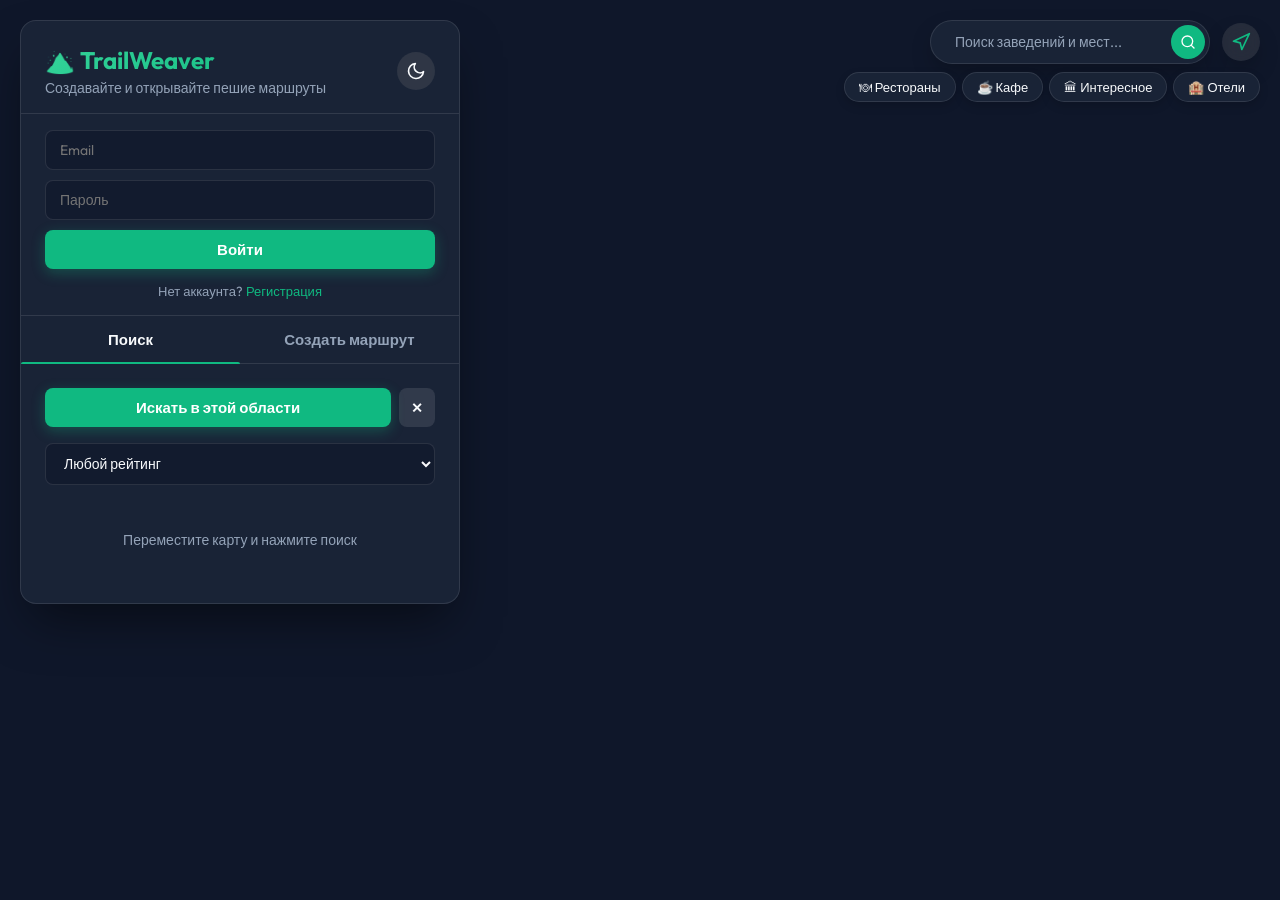
<file: static/index.html>
<!DOCTYPE html>
<html lang="ru">
<head>
  <meta charset="UTF-8">
  <meta name="viewport" content="width=device-width, initial-scale=1.0">
  <title>TrailWeaver</title>
  
  <!-- Yandex Maps JS API -->
  <script src="https://api-maps.yandex.ru/2.1/?lang=ru_RU&apikey=ca0b5c17-1fdd-4e63-8ccf-70dd962da097" type="text/javascript"></script>
  
  <!-- Google Fonts -->
  <link rel="preconnect" href="https://fonts.googleapis.com">
  <link rel="preconnect" href="https://fonts.gstatic.com" crossorigin>
  <link href="https://fonts.googleapis.com/css2?family=Outfit:wght@300;400;500;600;700&display=swap" rel="stylesheet">
  
  <!-- Custom CSS -->
  <link rel="stylesheet" href="/static/style.css?v=4">
</head>
<body>
  
  <div id="app-container">
    <!-- Map Container -->
    <div id="map"></div>
    
    <!-- Floating Map Controls -->
    <div class="map-floating-controls">
      <div style="display: flex; flex-direction: column; gap: 8px; align-items: flex-end;">
        <div style="display: flex; gap: 12px; align-items: center;">
          <div class="map-search-form" id="map-search-form">
            <input type="text" id="map-search-input" placeholder="Поиск заведений и мест..." autocomplete="off">
            <button type="button" id="btn-map-search" class="icon-btn" title="Искать">
              <svg xmlns="http://www.w3.org/2000/svg" viewBox="0 0 24 24" fill="none" stroke="currentColor" stroke-width="2" stroke-linecap="round" stroke-linejoin="round"><circle cx="11" cy="11" r="8"></circle><line x1="21" y1="21" x2="16.65" y2="16.65"></line></svg>
            </button>
          </div>
          <button id="btn-geolocation" class="icon-btn geo-btn" title="Мое местоположение">
            <svg xmlns="http://www.w3.org/2000/svg" viewBox="0 0 24 24" fill="none" stroke="currentColor" stroke-width="2" stroke-linecap="round" stroke-linejoin="round"><polygon points="3 11 22 2 13 21 11 13 3 11"></polygon></svg>
          </button>
        </div>
        <div class="quick-search-chips" style="display: flex; gap: 6px; flex-wrap: wrap; justify-content: flex-end;">
          <button class="pill-btn quick-search-btn" data-query="ресторан">🍽 Рестораны</button>
          <button class="pill-btn quick-search-btn" data-query="кафе">☕ Кафе</button>
          <button class="pill-btn quick-search-btn" data-query="достопримечательность">🏛 Интересное</button>
          <button class="pill-btn quick-search-btn" data-query="отель">🏨 Отели</button>
        </div>
      </div>
    </div>
    
    <!-- Sidebar UI Overlay (Glassmorphism) -->
    <aside id="sidebar" class="glass-panel">
      <header class="app-header" style="display: flex; justify-content: space-between; align-items: center;">
        <div>
          <h1>⛰️ TrailWeaver</h1>
          <p>Создавайте и открывайте пешие маршруты</p>
        </div>
        <button id="theme-toggle" class="icon-btn" title="Переключить тему">
          <svg class="sun-icon" xmlns="http://www.w3.org/2000/svg" viewBox="0 0 24 24" fill="none" stroke="currentColor" stroke-width="2" stroke-linecap="round" stroke-linejoin="round"><circle cx="12" cy="12" r="5"></circle><line x1="12" y1="1" x2="12" y2="3"></line><line x1="12" y1="21" x2="12" y2="23"></line><line x1="4.22" y1="4.22" x2="5.64" y2="5.64"></line><line x1="18.36" y1="18.36" x2="19.78" y2="19.78"></line><line x1="1" y1="12" x2="3" y2="12"></line><line x1="21" y1="12" x2="23" y2="12"></line><line x1="4.22" y1="19.78" x2="5.64" y2="18.36"></line><line x1="18.36" y1="5.64" x2="19.78" y2="4.22"></line></svg>
          <svg class="moon-icon" xmlns="http://www.w3.org/2000/svg" viewBox="0 0 24 24" fill="none" stroke="currentColor" stroke-width="2" stroke-linecap="round" stroke-linejoin="round"><path d="M21 12.79A9 9 0 1 1 11.21 3 7 7 0 0 0 21 12.79z"></path></svg>
        </button>
      </header>

      <!-- Auth Section -->
      <section id="auth-section">
        <div id="logged-out-view">
          <!-- Login Form -->
          <form id="login-form" class="auth-form">
            <input type="email" id="email" placeholder="Email" required autocomplete="email">
            <input type="password" id="password" placeholder="Пароль" required autocomplete="current-password">
            <button type="submit" class="primary-btn">Войти</button>
            <p class="auth-hint">Нет аккаунта? <a href="#" id="show-register">Регистрация</a></p>
          </form>

          <!-- Register Form -->
          <form id="register-form" class="auth-form hidden">
            <input type="text" id="reg-username" placeholder="Имя пользователя" required autocomplete="username">
            <input type="email" id="reg-email" placeholder="Email" required autocomplete="email">
            <input type="password" id="reg-password" placeholder="Пароль" required autocomplete="new-password">
            <input type="number" id="reg-weight" placeholder="Вес (кг), напр. 75" required min="30" max="250" step="0.5">
            <button type="submit" class="primary-btn">Зарегистрироваться</button>
            <p class="auth-hint">Уже есть аккаунт? <a href="#" id="show-login">Войти</a></p>
          </form>
        </div>
        
        <div id="logged-in-view" class="hidden">
          <p>Добро пожаловать, <span id="user-name-display">Турист</span>!</p>
          <button id="logout-btn" class="secondary-btn">Выйти</button>
        </div>
      </section>

      <!-- Navigation Tabs -->
      <nav class="tabs">
        <button class="tab-btn active" data-tab="explore">Поиск</button>
        <button class="tab-btn" data-tab="create">Создать маршрут</button>
      </nav>

      <!-- Tab Content: Explore -->
      <section id="tab-explore" class="tab-content active">
        <div class="search-controls" style="display: flex; gap: 8px; flex-wrap: wrap;">
          <button id="btn-search-area" class="primary-btn" style="flex: 1;">Искать в этой области</button>
          <button id="btn-clear-map" class="secondary-btn" title="Очистить карту" style="padding: 0 12px;">✕</button>
          <select id="rating-filter" style="width: 100%; margin-top: 8px; margin-bottom: 0;">
            <option value="any">Любой рейтинг</option>
            <option value="high">Высокий рейтинг (≥ 4.0)</option>
            <option value="low">Низкий рейтинг (&lt; 4.0)</option>
            <option value="5">5 звёзд</option>
            <option value="4">4 звезды</option>
            <option value="3">3 звезды</option>
            <option value="2">2 звезды</option>
            <option value="1">1 звезда</option>
          </select>
        </div>
        <div id="route-list" class="route-list">
          <!-- Routes will be appended here -->
          <div class="empty-state">Переместите карту и нажмите поиск</div>
        </div>
      </section>

      <!-- Tab Content: Create -->
      <section id="tab-create" class="tab-content hidden">
        <p class="instruction">Кликайте по карте или используйте поиск на карте, чтобы добавить точки маршрута.</p>
        <form id="route-create-form">
          <input type="text" id="route-title" placeholder="Название маршрута" required>
          <textarea id="route-desc" placeholder="Описание" rows="3"></textarea>
          <select id="route-difficulty">
            <option value="EASY">Лёгкий</option>
            <option value="MEDIUM">Средний</option>
            <option value="HARD">Сложный</option>
          </select>
          <div class="waypoints-info">
            <span id="wp-count">0</span> точек добавлено
            <button type="button" id="btn-clear-wp" class="text-btn">Очистить</button>
          </div>
          <button type="submit" class="primary-btn" id="btn-save-route" disabled>Сохранить маршрут</button>
        </form>
      </section>

      <!-- Route Details View (Overlays list) -->
      <section id="route-details" class="hidden glass-panel-inner">
        <button id="btn-back" class="text-btn">← Назад</button>
        <h2 id="detail-title">Название маршрута</h2>
        <div id="detail-rating" style="margin-bottom: 8px; display: flex; align-items: center; gap: 4px; font-size: 14px; color: var(--text-secondary);"></div>
        <div class="tags">
          <span class="tag diff" id="detail-diff">EASY</span>
          <span class="tag"><span id="detail-dist">0</span> км</span>
          <span class="tag">↑ <span id="detail-elev">0</span> м</span>
        </div>
        <p id="detail-desc" class="desc-text">Описание отсутствует</p>

        <!-- Weather -->
        <div class="weather-widget" id="weather-container">
          Загрузка погоды...
        </div>

        <!-- Energy Calc -->
        <div class="energy-widget">
          <h4>Расход энергии</h4>
          <form id="energy-form">
            <input type="number" id="backpack-weight" placeholder="Вес рюкзака (кг)" value="5" min="0" step="0.5">
            <button type="submit" class="small-btn">Рассчитать</button>
          </form>
          <div id="energy-result" class="hidden result-calc">
            <span id="calc-kcal">--</span> ккал за <span id="calc-hours">--</span> ч
          </div>
        </div>

        <!-- Action Buttons -->
        <div class="action-row">
          <button id="btn-download-gpx" class="primary-btn outline">📥 Скачать GPX</button>
        </div>
        
        <!-- Reviews -->
        <div class="reviews-section">
          <h4>Отзывы</h4>
          <div id="reviews-list"></div>
          <form id="review-form">
             <div class="star-rating-input" id="star-rating-container">
               <!-- Stars rendered via JS -->
             </div>
             <input type="hidden" id="review-rating" value="0" required>
             <div class="review-form-actions">
               <input type="text" id="review-comment" placeholder="Отличный маршрут!" required>
               <button type="submit" class="primary-btn" style="width: auto;">Отправить</button>
             </div>
          </form>
        </div>
        
      </section>
      
    </aside>
  </div>

  <!-- App JS -->
  <script src="/static/app.js?v=8"></script>
</body>
</html>
</file>
<file: static/style.css>
/* 
  TrailWeaver - Beautiful Modern UI
  Variables & Reset
*/
:root {
  --bg-color: #0f172a; /* Slate 900 */
  --text-primary: #f8fafc;
  --text-secondary: #94a3b8;
  --accent-color: #10b981; /* Emerald 500 */
  --accent-hover: #059669;
  --danger-color: #ef4444;
  --surface-color: rgba(30, 41, 59, 0.75); /* Glassmorphism Base */
  --surface-border: rgba(255, 255, 255, 0.1);
  --input-bg: rgba(15, 23, 42, 0.6);
  --border-radius: 16px;
  --transition-speed: 0.3s;
  
  --font-family: 'Outfit', sans-serif;
}

/* Light Theme Variables */
body.light-theme {
  --bg-color: #f1f5f9; /* Slate 100 */
  --text-primary: #0f172a; /* Slate 900 */
  --text-secondary: #475569; /* Slate 600 */
  --surface-color: rgba(255, 255, 255, 0.85);
  --surface-border: rgba(0, 0, 0, 0.1);
  --input-bg: rgba(255, 255, 255, 0.9);
}

* {
  box-sizing: border-box;
  margin: 0;
  padding: 0;
}

body {
  font-family: var(--font-family);
  background-color: var(--bg-color);
  color: var(--text-primary);
  overflow: hidden; /* App is full screen */
  height: 100vh;
  width: 100vw;
}

.hidden {
  display: none !important;
}

/* ── Layout ───────────────────────────── */
#app-container {
  display: flex;
  height: 100vh;
  width: 100vw;
  position: relative;
}

#map {
  flex-grow: 1;
  height: 100%;
  z-index: 1; /* Under sidebar */
}

/* ── Floating Map Controls ────────────── */
.map-floating-controls {
  position: absolute;
  top: 20px;
  right: 20px;
  z-index: 1000;
  display: flex;
  gap: 12px;
  align-items: center;
  animation: fadeIn 0.5s ease-out;
}

.map-search-form {
  display: flex;
  align-items: center;
  background: var(--surface-color);
  backdrop-filter: blur(16px);
  -webkit-backdrop-filter: blur(16px);
  border: 1px solid var(--surface-border);
  border-radius: 24px;
  padding: 4px 4px 4px 16px;
  box-shadow: 0 10px 25px -5px rgba(0, 0, 0, 0.3);
  transition: box-shadow var(--transition-speed), border-color var(--transition-speed);
  min-width: 280px;
}

.map-search-form:focus-within {
  box-shadow: 0 10px 25px -5px rgba(16, 185, 129, 0.35);
  border-color: var(--accent-color);
}

.map-search-form input {
  background: transparent;
  border: none;
  color: var(--text-primary);
  font-size: 14px;
  font-family: var(--font-family);
  outline: none;
  flex-grow: 1;
  padding: 6px 8px;
  margin-bottom: 0;
}

.map-search-form input::placeholder {
  color: var(--text-secondary);
}

.map-search-form .icon-btn {
  width: 34px;
  height: 34px;
  background: var(--accent-color);
  flex-shrink: 0;
}

.map-search-form .icon-btn:hover {
  background: var(--accent-hover);
}

.map-search-form .icon-btn svg {
  color: #fff;
  width: 16px;
  height: 16px;
}

.search-form {
  display: flex;
  background: var(--surface-color);
  backdrop-filter: blur(16px);
  -webkit-backdrop-filter: blur(16px);
  border: 1px solid var(--surface-border);
  border-radius: 20px;
  padding: 4px;
  box-shadow: 0 10px 25px -5px rgba(0, 0, 0, 0.3);
  transition: box-shadow var(--transition-speed);
}
.search-form:focus-within {
  box-shadow: 0 10px 25px -5px rgba(16, 185, 129, 0.4);
}

.search-form input {
  background: transparent;
  border: none;
  margin-bottom: 0;
  width: 250px;
  padding: 8px 16px;
  outline: none;
}
.search-form input:focus {
  border: none;
}

.search-form .search-btn {
  background: var(--accent-color);
  color: #fff;
  transition: transform 0.2s;
}
.search-form .search-btn:hover {
  transform: scale(1.05);
}
.search-form .search-btn svg {
  width: 16px; height: 16px;
}

.geo-btn {
  background: var(--surface-color);
  backdrop-filter: blur(16px);
  border: 1px solid var(--surface-border);
  box-shadow: 0 10px 25px -5px rgba(0, 0, 0, 0.3);
}
.geo-btn:hover {
  background: rgba(255, 255, 255, 0.2);
}
.geo-btn svg {
  color: var(--accent-color);
  width: 20px;
  height: 20px;
}

/* ── Glassmorphism Sidebar ────────────── */
#sidebar {
  position: absolute;
  top: 20px;
  left: 20px;
  width: 440px;
  max-height: calc(100vh - 40px);
  z-index: 1000;
  
  background: var(--surface-color);
  backdrop-filter: blur(16px);
  -webkit-backdrop-filter: blur(16px);
  border: 1px solid var(--surface-border);
  border-radius: var(--border-radius);
  box-shadow: 0 25px 50px -12px rgba(0, 0, 0, 0.5);
  
  display: flex;
  flex-direction: column;
  overflow: hidden; /* Hide internal scroll bleed */
  animation: slideIn 0.5s cubic-bezier(0.16, 1, 0.3, 1);
}

@keyframes slideIn {
  from { opacity: 0; transform: translateX(-40px); }
  to { opacity: 1; transform: translateX(0); }
}

.glass-panel-inner {
  background: rgba(255, 255, 255, 0.03);
  border-radius: 12px;
  border: 1px solid var(--surface-border);
  padding: 16px;
  margin-bottom: 16px;
}

/* ── Typography & Header ──────────────── */
.app-header {
  padding: 24px 24px 16px 24px;
  border-bottom: 1px solid var(--surface-border);
}

.app-header h1 {
  font-size: 24px;
  font-weight: 700;
  margin-bottom: 4px;
  background: linear-gradient(135deg, #34d399, #10b981);
  background-clip: text;
  -webkit-background-clip: text;
  -webkit-text-fill-color: transparent;
}

.app-header p {
  font-size: 14px;
  color: var(--text-secondary);
}

/* ── Buttons & Inputs ─────────────────── */
button {
  font-family: var(--font-family);
  cursor: pointer;
  border: none;
  border-radius: 8px;
  font-weight: 600;
  transition: all var(--transition-speed) ease;
}

.primary-btn {
  background: var(--accent-color);
  color: #fff;
  padding: 10px 16px;
  width: 100%;
  font-size: 15px;
  box-shadow: 0 4px 14px rgba(16, 185, 129, 0.3);
}

.primary-btn:hover:not(:disabled) {
  background: var(--accent-hover);
  transform: translateY(-1px);
}

.primary-btn:disabled {
  opacity: 0.5;
  cursor: not-allowed;
  box-shadow: none;
}

.primary-btn.outline {
  background: transparent;
  color: var(--accent-color);
  border: 1px solid var(--accent-color);
  box-shadow: none;
}

.primary-btn.outline:hover {
  background: rgba(16, 185, 129, 0.1);
}

.secondary-btn {
  background: rgba(255, 255, 255, 0.1);
  color: var(--text-primary);
  padding: 8px 14px;
  font-size: 14px;
}
.secondary-btn:hover {
  background: rgba(255, 255, 255, 0.15);
}

.small-btn {
  background: var(--accent-color);
  color: #fff;
  padding: 6px 12px;
  font-size: 13px;
}

.text-btn {
  background: none;
  color: var(--text-secondary);
  font-size: 13px;
  font-weight: 500;
}
.text-btn:hover {
  color: var(--text-primary);
}

.pill-btn {
  background: var(--surface-color);
  backdrop-filter: blur(16px);
  -webkit-backdrop-filter: blur(16px);
  border: 1px solid var(--surface-border);
  color: var(--text-primary);
  padding: 6px 14px;
  border-radius: 20px;
  font-size: 13px;
  font-weight: 500;
  box-shadow: 0 4px 10px rgba(0,0,0,0.15);
  transition: all var(--transition-speed);
}
.pill-btn:hover {
  background: rgba(255, 255, 255, 0.1);
  transform: translateY(-2px);
  border-color: var(--accent-color);
}
body.light-theme .pill-btn:hover {
  background: rgba(0, 0, 0, 0.05);
}

.pill-btn.active-filter {
  background: var(--accent-color);
  color: #fff;
  border-color: var(--accent-color);
}

.icon-btn {
  background: rgba(128, 128, 128, 0.2);
  border: none;
  width: 38px;
  height: 38px;
  border-radius: 50%;
  display: flex;
  align-items: center;
  justify-content: center;
  cursor: pointer;
  transition: background var(--transition-speed);
  position: relative;
  overflow: hidden;
  color: var(--text-primary);
}
.icon-btn:hover {
  background: rgba(128, 128, 128, 0.4);
}

#theme-toggle svg {
  position: absolute;
  width: 20px;
  height: 20px;
  transition: all 0.5s cubic-bezier(0.4, 0, 0.2, 1);
}

/* Default (Dark Theme) — Moon visible, Sun hidden down */
.sun-icon {
  transform: translateY(30px) rotate(90deg);
  opacity: 0;
}
.moon-icon {
  transform: translateY(0) rotate(0);
  opacity: 1;
}

/* Light Theme — Sun visible, Moon hidden up */
body.light-theme .sun-icon {
  transform: translateY(0) rotate(0);
  opacity: 1;
}
body.light-theme .moon-icon {
  transform: translateY(-30px) rotate(-90deg);
  opacity: 0;
}

input, textarea, select {
  width: 100%;
  background: var(--input-bg);
  border: 1px solid var(--surface-border);
  color: var(--text-primary);
  border-radius: 8px;
  padding: 10px 14px;
  font-family: var(--font-family);
  font-size: 14px;
  outline: none;
  transition: border-color var(--transition-speed);
  margin-bottom: 12px;
}

input:focus, textarea:focus, select:focus {
  border-color: var(--accent-color);
}

/* ── Autocomplete Dropdown ────────────── */
.autocomplete-results {
  position: absolute;
  top: 100%;
  left: 0;
  right: 0;
  background: var(--surface-color);
  backdrop-filter: blur(16px);
  -webkit-backdrop-filter: blur(16px);
  border: 1px solid var(--surface-border);
  border-radius: 8px;
  margin-top: 4px;
  z-index: 2000;
  max-height: 250px;
  overflow-y: auto;
  box-shadow: 0 10px 25px -5px rgba(0, 0, 0, 0.4);
}
.autocomplete-results::-webkit-scrollbar { width: 6px; }
.autocomplete-results::-webkit-scrollbar-thumb { background: rgba(255,255,255,0.2); border-radius: 3px; }

.autocomplete-item {
  padding: 10px 14px;
  cursor: pointer;
  border-bottom: 1px solid var(--surface-border);
  color: var(--text-primary);
  text-align: left;
}
.autocomplete-item:last-child {
  border-bottom: none;
}
.autocomplete-item:hover {
  background: rgba(16, 185, 129, 0.2);
}
.autocomplete-item-title {
  font-size: 14px;
  font-weight: 600;
  margin-bottom: 2px;
}
.autocomplete-item-desc {
  font-size: 12px;
  color: var(--text-secondary);
}

/* ── Auth Section ─────────────────────── */
#auth-section {
  padding: 16px 24px;
  border-bottom: 1px solid var(--surface-border);
}

.auth-form {
  display: flex;
  flex-direction: column;
  gap: 10px;
  animation: fadeIn 0.3s ease-in-out;
}

@keyframes fadeIn {
  from { opacity: 0; transform: translateY(-5px); }
  to { opacity: 1; transform: translateY(0); }
}

.auth-form input { margin-bottom: 0; }
.auth-hint {
  font-size: 13px;
  color: var(--text-secondary);
  margin-top: 4px;
  text-align: center;
}
.auth-hint a { color: var(--accent-color); text-decoration: none; }

#logged-in-view {
  display: flex;
  justify-content: space-between;
  align-items: center;
  font-size: 14px;
}

/* ── Tabs ─────────────────────────────── */
.tabs {
  display: flex;
  border-bottom: 1px solid var(--surface-border);
}
.tab-btn {
  flex: 1;
  background: transparent;
  color: var(--text-secondary);
  padding: 14px 0;
  border-radius: 0;
  font-size: 15px;
  position: relative;
}
.tab-btn.active {
  color: var(--text-primary);
}
.tab-btn.active::after {
  content: '';
  position: absolute;
  bottom: -1px;
  left: 0;
  width: 100%;
  height: 2px;
  background: var(--accent-color);
  border-radius: 2px 2px 0 0;
}

.tab-content {
  flex-grow: 1;
  overflow-y: auto;
  padding: 24px;
}
.tab-content::-webkit-scrollbar { width: 6px; }
.tab-content::-webkit-scrollbar-thumb { background: rgba(255,255,255,0.2); border-radius: 3px; }

/* ── Route List & Items ───────────────── */
.search-controls {
  margin-bottom: 16px;
}

.route-list {
  display: flex;
  flex-direction: column;
  gap: 12px;
}

.empty-state {
  text-align: center;
  color: var(--text-secondary);
  font-size: 14px;
  padding: 30px 0;
}

.route-card {
  background: rgba(255, 255, 255, 0.03);
  border: 1px solid var(--surface-border);
  border-radius: 12px;
  padding: 16px;
  cursor: pointer;
  transition: all var(--transition-speed);
}
.route-card:hover {
  background: rgba(255, 255, 255, 0.08);
  transform: translateY(-2px);
  border-color: rgba(255, 255, 255, 0.2);
}

.route-card h3 {
  font-size: 16px;
  font-weight: 600;
  margin-bottom: 8px;
}

.tags {
  display: flex;
  gap: 8px;
  margin-bottom: 8px;
  flex-wrap: wrap;
}

.tag {
  background: rgba(255,255,255,0.1);
  color: var(--text-secondary);
  padding: 4px 8px;
  border-radius: 6px;
  font-size: 12px;
  font-weight: 500;
}
.tag.diff {
  background: rgba(16, 185, 129, 0.15);
  color: #34d399;
}

/* ── Create Tab ───────────────────────── */
.instruction {
  font-size: 14px;
  color: var(--text-secondary);
  margin-bottom: 16px;
  background: rgba(59, 130, 246, 0.1);
  border-left: 3px solid #3b82f6;
  padding: 10px 12px;
  border-radius: 4px;
}

.waypoints-info {
  display: flex;
  justify-content: space-between;
  align-items: center;
  font-size: 13px;
  color: var(--text-secondary);
  margin-bottom: 16px;
}

/* ── Route Details ────────────────────── */
#route-details {
  position: absolute;
  top: 0; left: 0; right: 0; bottom: 0;
  background: var(--surface-color);
  backdrop-filter: blur(20px);
  -webkit-backdrop-filter: blur(20px);
  padding: 24px;
  overflow-y: auto;
  z-index: 10;
  display: flex;
  flex-direction: column;
}

#route-details h2 {
  font-size: 22px;
  margin: 16px 0 12px;
}

.desc-text {
  font-size: 14px;
  line-height: 1.5;
  color: var(--text-secondary);
  margin-bottom: 20px;
}

.weather-widget {
  background: rgba(56, 189, 248, 0.1);
  border: 1px solid rgba(56, 189, 248, 0.2);
  border-radius: 12px;
  padding: 12px 16px;
  display: flex;
  align-items: center;
  gap: 12px;
  margin-bottom: 16px;
}

.weather-widget img {
  width: 40px; height: 40px;
}

.energy-widget, .reviews-section {
  background: rgba(255, 255, 255, 0.02);
  border: 1px solid var(--surface-border);
  border-radius: 12px;
  padding: 16px;
  margin-bottom: 16px;
}

.energy-widget h4, .reviews-section h4 {
  font-size: 15px;
  margin-bottom: 12px;
}

#energy-form {
  display: flex;
  gap: 8px;
}
#energy-form input { margin-bottom: 0; }

.result-calc {
  margin-top: 12px;
  font-size: 14px;
  color: #fbbf24; /* Amber */
  font-weight: 500;
}

.action-row {
  margin-top: auto;
  padding-top: 16px;
}

/* Reviews */
.review-item {
  border-bottom: 1px solid var(--surface-border);
  padding-bottom: 16px;
  margin-bottom: 16px;
}
.review-item:last-child {
  border-bottom: none;
  margin-bottom: 0;
}

.review-stars {
  display: flex;
  gap: 2px;
  margin-bottom: 6px;
}
.review-stars svg {
  width: 18px;
  height: 18px;
  fill: none;
  stroke: #fbbf24;
  stroke-width: 2;
}
.review-star.filled svg, .review-star.filled svg polygon {
  fill: #fbbf24 !important;
}

.review-comment {
  font-size: 15px; /* Увеличено */
  color: var(--text-primary);
  line-height: 1.5;
}

/* Star Rating Input Form */
.star-rating-input {
  display: flex;
  gap: 4px;
  cursor: pointer;
  margin-bottom: 8px;
}
.star-rating-input svg {
  width: 24px;
  height: 24px;
  fill: none;
  stroke: #fbbf24;
  stroke-width: 2;
  transition: all 0.1s;
}
.star-rating-input svg.hovered, .star-rating-input svg.selected {
  fill: #fbbf24;
}

#review-form {
  margin-top: 16px;
  display: flex;
  flex-direction: column;
  gap: 12px;
}
.review-form-actions {
  display: flex;
  gap: 8px;
}
.review-form-actions input {
  margin-bottom: 0;
}

/* ── Yandex Maps Overrides (Dark Mode Map) ────────────────── */
body:not(.light-theme) [class*="ground-pane"] {
  filter: invert(100%) hue-rotate(180deg) brightness(85%) contrast(100%) !important;
}
body:not(.light-theme) [class*="balloon"] {
  filter: invert(0) !important;
}
body:not(.light-theme) [class*="search__suggest"] {
  filter: invert(0) !important;
}
.ymaps-2-1-search__suggest {
  font-family: var(--font-family) !important;
}

/* ── Custom Place Balloon ──────────────── */
.custom-place-balloon {
  font-family: var(--font-family);
  color: #0f172a !important; /* Always dark text because defaults balloon is white */
  min-width: 220px;
}
.custom-place-balloon h3 {
  font-size: 16px;
  font-weight: 600;
  margin-bottom: 6px;
  color: var(--accent-hover); 
}
.custom-place-balloon .category {
  font-size: 11px;
  color: #fff;
  background: var(--accent-color);
  padding: 3px 8px;
  border-radius: 6px;
  display: inline-block;
  margin-bottom: 8px;
  font-weight: 500;
  text-transform: uppercase;
  letter-spacing: 0.5px;
}
.custom-place-balloon .address {
  font-size: 13px;
  color: #475569;
  margin-bottom: 8px;
  line-height: 1.4;
}
.custom-place-balloon .hours {
  font-size: 12px;
  color: #0f172a;
  margin-bottom: 12px;
  display: flex;
  align-items: center;
  gap: 4px;
}
.custom-place-balloon .phone a {
  color: var(--accent-hover);
  text-decoration: none;
  font-size: 13px;
  font-weight: 500;
}
.custom-place-balloon .btn-add-poi {
  margin-top: 10px;
  width: 100%;
  padding: 8px;
  border-radius: 6px;
  font-size: 13px;
}

/* ── Toast Notifications ──────────────────────────────── */
#toast-container {
  position: fixed;
  bottom: 24px;
  right: 24px;
  z-index: 9999;
  display: flex;
  flex-direction: column;
  gap: 12px;
  pointer-events: none;
}

.toast {
  background: var(--surface-color);
  backdrop-filter: blur(16px);
  -webkit-backdrop-filter: blur(16px);
  border: 1px solid var(--surface-border);
  color: var(--text-primary);
  padding: 12px 20px;
  border-radius: 12px;
  font-size: 14px;
  font-weight: 500;
  box-shadow: 0 10px 25px -5px rgba(0, 0, 0, 0.5);
  display: flex;
  align-items: center;
  gap: 12px;
  min-width: 250px;
  max-width: 350px;
  transform: translateX(120%);
  opacity: 0;
  transition: all 0.4s cubic-bezier(0.68, -0.55, 0.265, 1.55);
}

.toast.show {
  transform: translateX(0);
  opacity: 1;
}

.toast.error {
  border-left: 4px solid var(--danger-color);
}
.toast.success {
  border-left: 4px solid var(--accent-color);
}
.toast.info {
  border-left: 4px solid #3b82f6;
}

.toast-icon {
  font-size: 18px;
  flex-shrink: 0;
}
</file>
